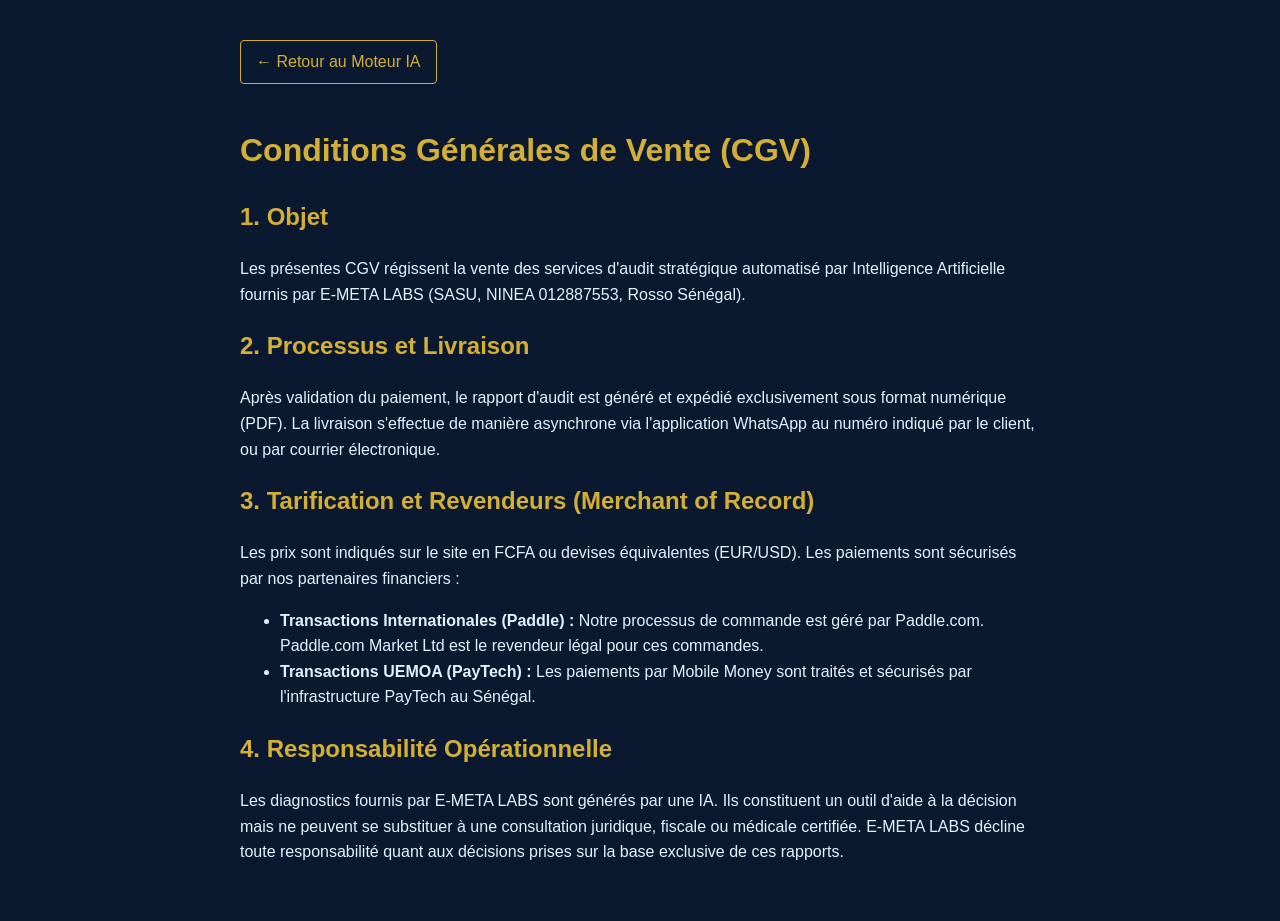
<file: cgv.html>
<!DOCTYPE html>
<html lang="fr">
<head>
    <meta charset="UTF-8"><title>Conditions Générales de Vente | e-META LABS</title>
    <style>body{background:#0a192f;color:#e6f1ff;font-family:sans-serif;line-height:1.6;padding:40px;max-width:800px;margin:auto;} h1,h2{color:#d4af37;} a{color:#d4af37;text-decoration:none;} .back{display:inline-block;margin-bottom:20px;border:1px solid #d4af37;padding:8px 15px;border-radius:4px;transition:0.3s;} .back:hover{background:#d4af37;color:#0a192f;}</style>
</head>
<body>
    <a href="index.html" class="back" id="backBtn" data-i18n="btn_return_site">← Retour au Moteur IA</a>
    
    <div data-i18n="content_cgv"></div>

    <script src="i18n.js"></script>
</body>
</html>
</file>
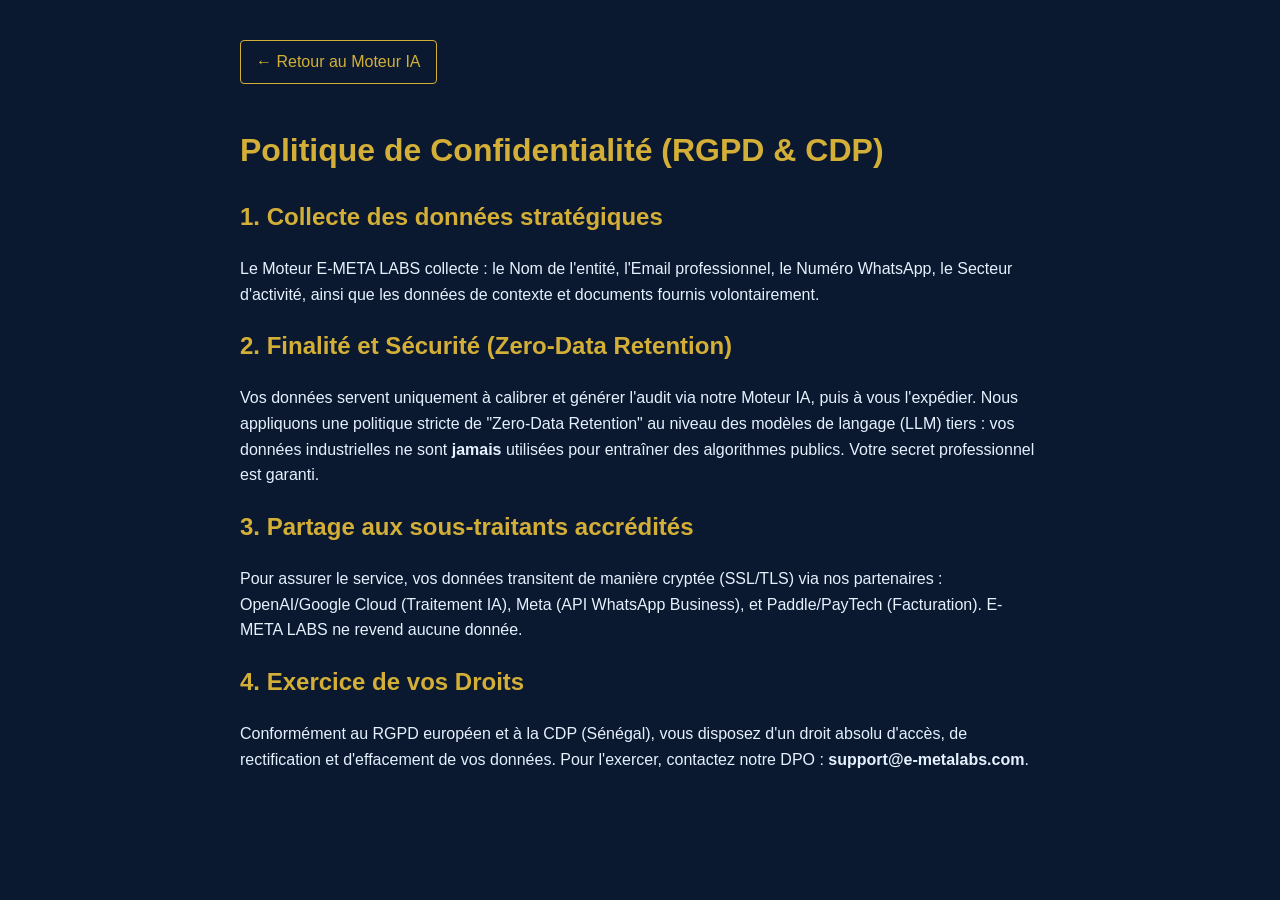
<file: confidentialite.html>
<!DOCTYPE html>
<html lang="fr">
<head>
    <meta charset="UTF-8"><title>Politique de Confidentialité | e-META LABS</title>
    <style>body{background:#0a192f;color:#e6f1ff;font-family:sans-serif;line-height:1.6;padding:40px;max-width:800px;margin:auto;} h1,h2{color:#d4af37;} a{color:#d4af37;text-decoration:none;} .back{display:inline-block;margin-bottom:20px;border:1px solid #d4af37;padding:8px 15px;border-radius:4px;transition:0.3s;} .back:hover{background:#d4af37;color:#0a192f;}</style>
</head>
<body>
    <a href="index.html" class="back" id="backBtn" data-i18n="btn_return_site">← Retour au Moteur IA</a>
    
    <div data-i18n="content_confidentialite"></div>

    <script src="i18n.js"></script>
</body>
</html>
</file>
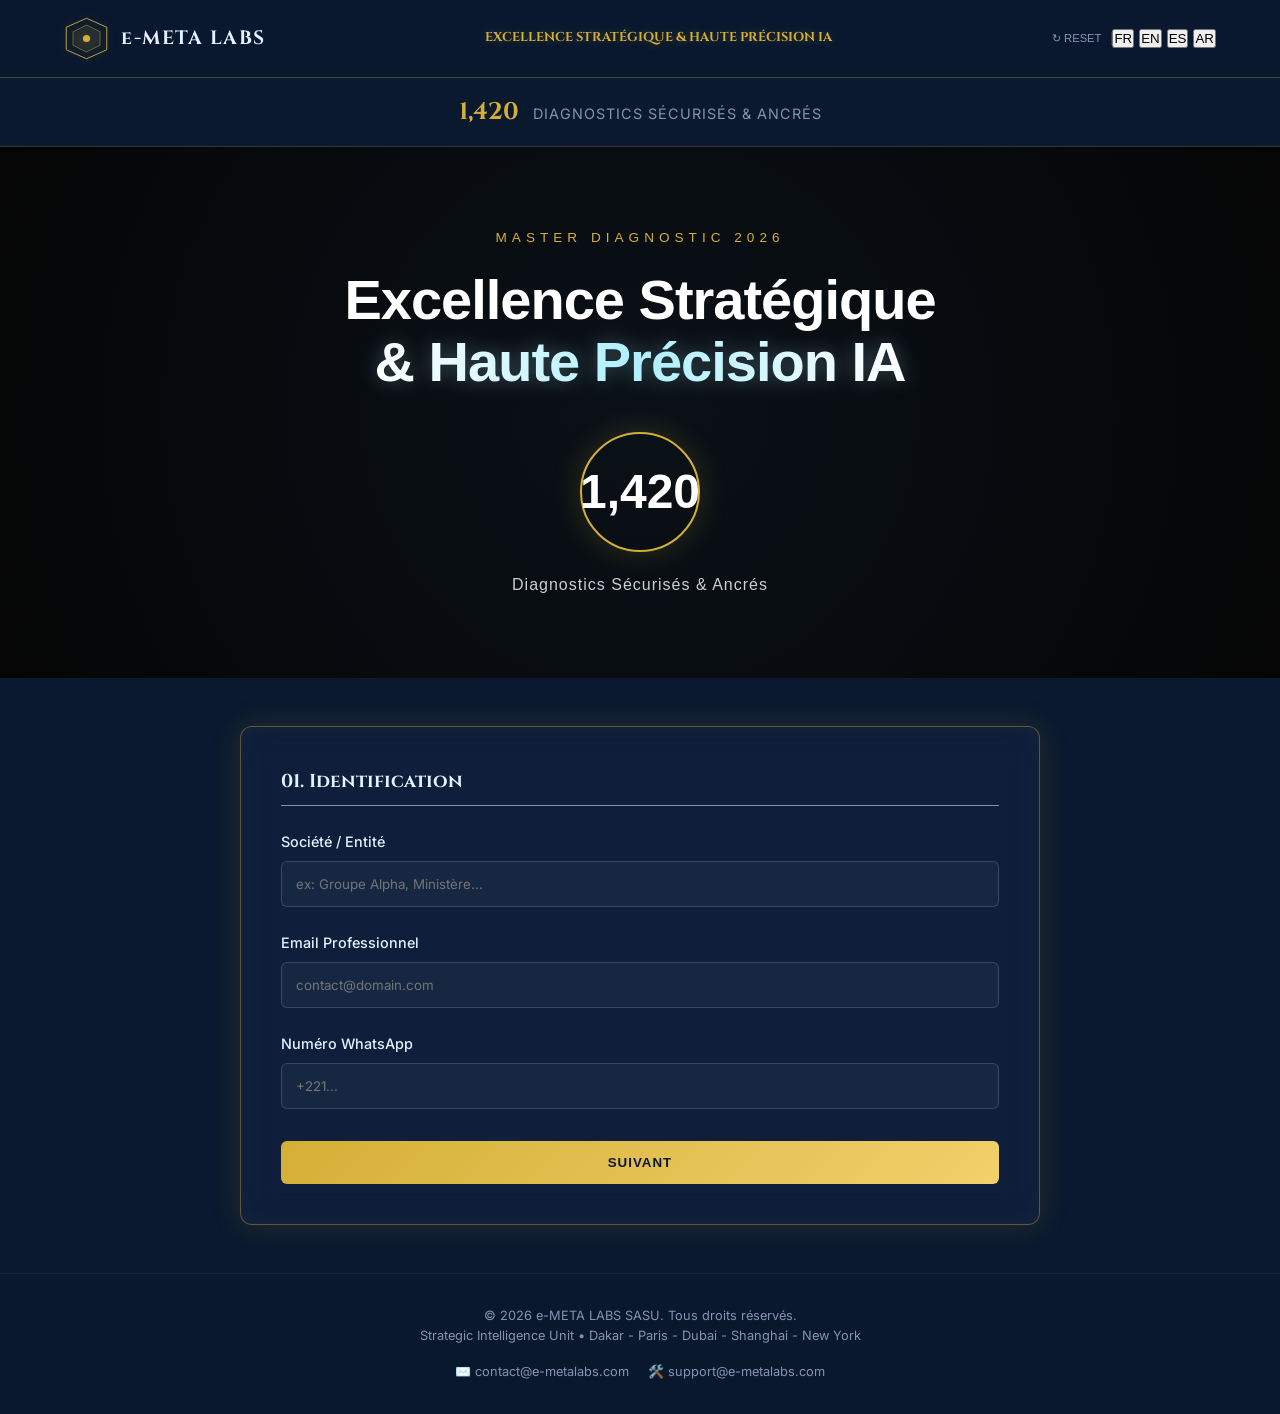
<file: index (49).html>
<!DOCTYPE html>
<html lang="fr">
<head>
    <meta charset="UTF-8">
    <meta name="viewport" content="width=device-width, initial-scale=1.0">
    <title>e-META LABS | Strategic AI Engine</title>
    <link href="https://fonts.googleapis.com/css2?family=Cinzel:wght@400;700&family=Inter:wght@300;400;600&display=swap" rel="stylesheet">
    <link rel="stylesheet" href="style.css">
    <link rel="icon" href="data:image/svg+xml,<svg xmlns='http://www.w3.org/2000/svg' viewBox='0 0 100 100'><path d='M50 5 L95 25 V75 L50 95 L5 75 V25 Z' stroke='%23d4af37' stroke-width='4' fill='%230a192f'/><circle cx='50' cy='50' r='12' fill='%23d4af37'/></svg>">
    
    <style>
        /* Pulse lumineux sur le conteneur principal */
        .glass-card {
            box-shadow: 0 0 30px rgba(212, 175, 55, 0.15), inset 0 0 20px rgba(212, 175, 55, 0.05);
            border: 1px solid rgba(212, 175, 55, 0.4);
            transition: box-shadow 0.4s ease-in-out;
        }
        .glass-card:hover {
            box-shadow: 0 0 50px rgba(212, 175, 55, 0.3), inset 0 0 30px rgba(212, 175, 55, 0.1);
            border: 1px solid rgba(212, 175, 55, 0.7);
        }

        /* Illumination des champs de saisie au focus */
        .input-group input:focus, .input-group select:focus, .input-group textarea:focus {
            box-shadow: 0 0 15px rgba(212, 175, 55, 0.4);
            border-color: #d4af37 !important;
            outline: none;
        }

        /* Effet Wow sur les boutons sélectionnés (Secteurs/Expertises) */
        .checkbox-btn input:checked + span {
            background: rgba(212, 175, 55, 0.15) !important;
            border-color: #d4af37 !important;
            box-shadow: 0 0 20px rgba(212, 175, 55, 0.6), inset 0 0 10px rgba(212, 175, 55, 0.3) !important;
            color: #fff !important;
            text-shadow: 0 0 8px rgba(212, 175, 55, 0.8);
        }

        /* Bouton Lancer Analyse Ultra-Lumineux */
        .btn-gold.glow {
            box-shadow: 0 0 20px rgba(212, 175, 55, 0.5);
            animation: pulse-gold 2s infinite;
        }
        @keyframes pulse-gold {
            0% { box-shadow: 0 0 20px rgba(212, 175, 55, 0.5); }
            50% { box-shadow: 0 0 40px rgba(212, 175, 55, 0.9), 0 0 10px #fff; }
            100% { box-shadow: 0 0 20px rgba(212, 175, 55, 0.5); }
        }

        /* Espacement esthétique pour le lexique */
        .lexique-item {
            margin-bottom: 8px;
            padding-bottom: 8px;
            border-bottom: 1px solid rgba(255,255,255,0.05);
        }
        @keyframes spin { 0% { transform: rotate(0deg); } 100% { transform: rotate(360deg); } }
    </style>
</head>
<body>

    <header class="header">
        <div class="logo-container">
            <svg width="50" height="50" viewBox="0 0 100 100" xmlns="http://www.w3.org/2000/svg">
                <path d="M50 5 L95 25 V75 L50 95 L5 75 V25 Z" stroke="#d4af37" stroke-width="2" fill="none"/>
                <path d="M50 20 L80 35 V65 L50 80 L20 65 V35 Z" stroke="#d4af37" stroke-width="1" fill="rgba(212, 175, 55, 0.1)"/>
                <circle cx="50" cy="50" r="8" fill="#d4af37"/>
            </svg>
            <div class="brand-text">
                <h1>e-META LABS</h1>
            </div>
        </div>
        <div class="header-slogan" data-i18n="subtitle">Excellence Stratégique & Haute Précision IA</div>
        <div class="header-actions">
            <button type="button" class="btn-reset" onclick="resetForm()" data-i18n="btn_reset">↻ Reset</button>
            <div class="lang-switch">
                <button data-lang="fr" class="active">FR</button>
                <button data-lang="en">EN</button>
                <button data-lang="es">ES</button>
                <button data-lang="ar">AR</button>
            </div>
        </div>
    </header>

    <div class="counter-container" style="text-align: center; padding: 15px 0; background: rgba(10, 25, 47, 0.8); border-bottom: 1px solid rgba(212, 175, 55, 0.2);">
        <span style="font-family: 'Cinzel', serif; color: #d4af37; font-size: 1.5rem; font-weight: bold;" id="live-counter-top">1,420</span>
        <span style="color: #8892b0; font-size: 0.9rem; margin-left: 10px; text-transform: uppercase; letter-spacing: 1px;" data-i18n="lbl_counter">Diagnostics Sécurisés & Ancrés</span>
    </div>

    <section class="hero-sublime">
    <div class="container">
        <p class="label-gold" data-i18n="hero_label">MASTER DIAGNOSTIC 2026</p>
        
        <h1 class="slogan-ia">
            <span data-i18n="hero_slogan_1">Excellence Stratégique</span> <br>
            <span class="precision-text" data-i18n="hero_slogan_2">& Haute Précision IA</span>
        </h1>
        
        <div class="status-container">
            <div class="gauge-glow">
                <span class="count" id="live-counter">1,420</span>
            </div>
            <p class="description" data-i18n="lbl_counter">
                Diagnostics Sécurisés & Ancrés
            </p>
        </div>
    </div>
</section>

<main class="main-container">
    <div class="glass-card">
        <form id="diagnosticForm">
            <div class="form-step active" id="step-1">
                    <h3 data-i18n="step1_title">01. Identification</h3>
                    <div class="input-group">
                        <label for="company" data-i18n="lbl_company">Société / Entité</label>
                        <input type="text" id="company" required data-i18n="ph_company" placeholder="ex: Groupe Alpha, Ministère..." oninvalid="setCustomMessage(this)" oninput="setCustomMessage(this)">
                    </div>
                    <div class="input-group">
                        <label for="email" data-i18n="lbl_email">Email Professionnel</label>
                        <input type="email" id="email" required placeholder="contact@domain.com" oninvalid="setCustomMessage(this)" oninput="setCustomMessage(this)">
                    </div>
                    <div class="input-group">
                        <label for="phone" data-i18n="lbl_phone">Numéro WhatsApp</label>
                        <input type="tel" id="phone" required placeholder="+221..." oninvalid="setCustomMessage(this)" oninput="setCustomMessage(this)">
                    </div>
                    <div class="btn-container right">
                        <button type="button" class="btn-gold" onclick="nextStep(2)" data-i18n="btn_next">Suivant</button>
                    </div>
                </div>

                <div class="form-step" id="step-2">
                    <h3 data-i18n="step2_title">02. Matrice Stratégique</h3>
                    
                    <div style="display: flex; justify-content: space-between; align-items: baseline;">
                        <label class="section-label" data-i18n="lbl_sector">Secteur Stratégique</label>
                        <a href="#" id="openGuide" class="gold-link" style="font-size: 0.8rem; text-decoration: none; text-shadow: 0 0 5px rgba(212,175,55,0.5);" data-i18n="btn_guide">📖 Guide des Expertises</a>
                    </div>
                    
                  <div class="grid-options">
    <label class="checkbox-btn"><input type="radio" name="sector" value="FinTech_DeFi"> <span data-i18n="sec_fintech">FinTech & DeFi</span></label>
    <label class="checkbox-btn"><input type="radio" name="sector" value="GovTech_SmartCities"> <span data-i18n="sec_gov">GovTech & Smart Cities</span></label>
    <label class="checkbox-btn"><input type="radio" name="sector" value="Health_BioTech"> <span data-i18n="sec_health">Santé & BioTech</span></label>
    <label class="checkbox-btn"><input type="radio" name="sector" value="GreenTech_Energy"> <span data-i18n="sec_green">GreenTech & Énergies</span></label>
    <label class="checkbox-btn"><input type="radio" name="sector" value="AgriTech_FoodSec"> <span data-i18n="sec_agri">AgriTech & Food Security</span></label>
    <label class="checkbox-btn"><input type="radio" name="sector" value="Logistics_SupplyChain"> <span data-i18n="sec_log">Logistique & Supply Chain</span></label>
    <label class="checkbox-btn"><input type="radio" name="sector" value="Mining_OilGas"> <span data-i18n="sec_mine">Mines, Pétrole & Gaz</span></label>
    <label class="checkbox-btn"><input type="radio" name="sector" value="RealEstate_PropTech"> <span data-i18n="sec_btp">Immobilier & PropTech</span></label>
    <label class="checkbox-btn"><input type="radio" name="sector" value="Ecommerce_Retail"> <span data-i18n="sec_retail">E-commerce & Retail</span></label>
    <label class="checkbox-btn"><input type="radio" name="sector" value="Education_EdTech"> <span data-i18n="sec_edu">Éducation & EdTech</span></label>
    <label class="checkbox-btn"><input type="radio" name="sector" value="Tourism_Hospitality"> <span data-i18n="sec_tour">Tourisme & Hôtellerie</span></label>
    <label class="checkbox-btn"><input type="radio" name="sector" value="Creative_Media"> <span data-i18n="sec_media">Industries Créatives & Médias</span></label>
    
    <label class="checkbox-btn"><input type="radio" name="sector" value="Consulting_B2B"> <span data-i18n="sec_consulting">Conseil & Services B2B</span></label>
    <label class="checkbox-btn"><input type="radio" name="sector" value="SaaS_Software"> <span data-i18n="sec_saas">SaaS & Éditeurs Logiciels</span></label>
    <label class="checkbox-btn"><input type="radio" name="sector" value="Telecom_Infra"> <span data-i18n="sec_telecom">Télécoms & Infrastructures</span></label>
    <label class="radio-card">
        <input type="radio" name="sector" value="other" id="sector-other">
        <span class="card-content">
            <span style="font-size: 24px; margin-bottom: 10px; display: block;">💡</span>
            <span>Autre / Sur-mesure</span>
        </span>
    </label>
    </div>
<div id="custom-sector-container" style="display: none; margin-top: 20px; animation: fadeIn 0.5s;">
        <label style="color: #d4af37; font-family: 'Cinzel', serif; font-size: 0.9rem; margin-bottom: 8px; display: block;">Précisez votre industrie :</label>
        <input type="text" id="custom-sector-input" placeholder="Ex: Sport Professionnel, Aérospatial, Industrie Navale..." style="width: 100%; padding: 15px; border: 1px solid rgba(212, 175, 55, 0.4); border-radius: 4px; background: rgba(10, 25, 47, 0.5); color: #e6f1ff; font-family: 'Inter', sans-serif; font-size: 1rem; outline: none; transition: 0.3s; box-sizing: border-box;" onfocus="this.style.borderColor='#d4af37'; this.style.boxShadow='0 0 10px rgba(212, 175, 55, 0.2)';" onblur="this.style.borderColor='rgba(212, 175, 55, 0.4)'; this.style.boxShadow='none';">
    </div>
<label class="section-label mt-2" data-i18n="lbl_geo">Zone d'Intervention</label>
<div class="input-group">
    <select id="geo-zone" required oninvalid="setCustomMessage(this)" oninput="setCustomMessage(this)">
        <option value="" disabled selected data-i18n="opt_geo_def">Sélectionner une zone d'intervention...</option>
        <optgroup label="Afrique" data-i18n="grp_africa">
            <option value="Senegal" data-i18n="geo_sn">Sénégal (Dakar Hub)</option>
            <option value="CotedIvoire" data-i18n="geo_ci">Côte d'Ivoire (Abidjan Hub)</option>
            <option value="Nigeria" data-i18n="geo_ng">Nigeria (Lagos Hub)</option>
            <option value="Maroc" data-i18n="geo_ma">Maroc (Casablanca Hub)</option>
            <option value="SouthAfrica" data-i18n="geo_za">Afrique du Sud (Johannesburg)</option>
        </optgroup>
        <optgroup label="Amérique du Nord" data-i18n="grp_na">
            <option value="USA" data-i18n="geo_us">États-Unis (USA)</option>
            <option value="Canada" data-i18n="geo_ca">Canada (Toronto / Montréal)</option>
        </optgroup>
        <optgroup label="Amérique Latine" data-i18n="grp_latam">
            <option value="LatAm_Brazil" data-i18n="geo_br">Brésil (São Paulo)</option>
            <option value="LatAm_General" data-i18n="geo_latam">Amérique Latine (Mexique, Colombie...)</option>
        </optgroup>
        <optgroup label="Asie-Pacifique (APAC)" data-i18n="grp_apac">
            <option value="China" data-i18n="geo_cn">Chine (Shanghai / Beijing)</option>
            <option value="Singapore" data-i18n="geo_sg">Singapour (Hub APAC)</option>
            <option value="India" data-i18n="geo_in">Inde (Mumbai / Bangalore)</option>
        </optgroup>
        <optgroup label="Europe" data-i18n="grp_eu">
            <option value="France" data-i18n="geo_fr">France (Paris Hub)</option>
            <option value="UK" data-i18n="geo_uk">Royaume-Uni (Londres)</option>
            <option value="EU_General" data-i18n="geo_eu">Union Européenne (Allemagne, Espagne...)</option>
        </optgroup>
        <optgroup label="Moyen-Orient (MENA)" data-i18n="grp_mena">
            <option value="UAE" data-i18n="geo_ae">Émirats Arabes Unis (Dubai Hub)</option>
            <option value="SaudiArabia" data-i18n="geo_sa">Arabie Saoudite (Riyadh)</option>
        </optgroup>
        <optgroup label="Global" data-i18n="grp_global">
            <option value="Global" data-i18n="geo_global">International / Multi-Zones</option>
        </optgroup>
    </select>
</div>

<label class="section-label mt-2" data-i18n="lbl_expertise">Expertise Requise</label>
<div class="grid-options">
    <label class="checkbox-btn"><input type="checkbox" name="expertise" value="GenAI_DataScience"> <span data-i18n="exp_ai">GenAI & Data Science</span></label>
    <label class="checkbox-btn"><input type="checkbox" name="expertise" value="Cyber_Resilience"> <span data-i18n="exp_cyber">Cybersécurité & Résilience</span></label>
    <label class="checkbox-btn"><input type="checkbox" name="expertise" value="ESG_Climate"> <span data-i18n="exp_esg">Ingénierie ESG & Climat</span></label>
    <label class="checkbox-btn"><input type="checkbox" name="expertise" value="Web3_Blockchain"> <span data-i18n="exp_web3">Web3 & Blockchain (Woleet)</span></label>
    <label class="checkbox-btn"><input type="checkbox" name="expertise" value="Digital_Marketing"> <span data-i18n="exp_mkt">Marketing Digital & SEO</span></label>
    <label class="checkbox-btn"><input type="checkbox" name="expertise" value="Process_Optimization"> <span data-i18n="exp_proc">Optimisation des Processus</span></label>
    <label class="checkbox-btn"><input type="checkbox" name="expertise" value="HR_Talent"> <span data-i18n="exp_hr">Gestion des Talents (RH)</span></label>
    <label class="checkbox-btn"><input type="checkbox" name="expertise" value="Design_Thinking"> <span data-i18n="exp_design">Design Thinking & UX</span></label>
    
    <label class="checkbox-btn"><input type="checkbox" name="expertise" value="GoToMarket_Growth"> <span data-i18n="exp_gtm">Go-to-Market & Growth Strategy</span></label>
    <label class="radio-card">
        <input type="radio" name="sector" value="other" id="sector-other">
        <span class="card-content">
            <span style="font-size: 24px; margin-bottom: 10px; display: block;">💡</span>
            <span>Autre / Sur-mesure</span>
        </span>
    </label>
</div>
                    <div id="custom-sector-container" style="display: none; margin-top: 20px; animation: fadeIn 0.5s;">
        <label style="color: #d4af37; font-family: 'Cinzel', serif; font-size: 0.9rem; margin-bottom: 8px; display: block;">Précisez votre industrie :</label>
        <input type="text" id="custom-sector-input" placeholder="Ex: Sport Professionnel, Aérospatial, Industrie Navale..." style="width: 100%; padding: 15px; border: 1px solid rgba(212, 175, 55, 0.4); border-radius: 4px; background: rgba(10, 25, 47, 0.5); color: #e6f1ff; font-family: 'Inter', sans-serif; font-size: 1rem; outline: none; transition: 0.3s; box-sizing: border-box;" onfocus="this.style.borderColor='#d4af37'; this.style.boxShadow='0 0 10px rgba(212, 175, 55, 0.2)';" onblur="this.style.borderColor='rgba(212, 175, 55, 0.4)'; this.style.boxShadow='none';">
    </div>

                    <div class="btn-container split">
                        <button type="button" class="btn-outline" onclick="nextStep(1)" data-i18n="btn_prev">Retour</button>
                        <button type="button" class="btn-gold" onclick="nextStep(3)" data-i18n="btn_next_matrice">Ouvrir Matrice Analyse</button>
                    </div>
                </div>

                <div class="form-step" id="step-3">
                    <h3 data-i18n="step3_title">03. Matrice Analyse & Restitution</h3>
                    
                    <div class="input-group">
                        <label for="context" data-i18n="lbl_context">Contexte Opérationnel</label>
                        <textarea id="context" rows="4" data-i18n="ph_context" placeholder="Décrivez brièvement votre situation..."></textarea>
                    </div>
                    
                    <div class="input-group" style="background: rgba(255,255,255,0.02); padding: 15px; border-radius: 5px; border: 1px dashed rgba(212, 175, 55, 0.4); margin-bottom: 20px;">
                        <label style="color:#d4af37;" data-i18n="lbl_file_upload">📄 Joindre un Document Stratégique (Optionnel)</label>
                        <input type="file" id="clientFile" accept=".pdf,.doc,.docx,.txt" style="display: none;">
                        <div style="margin-top: 10px; display: flex; align-items: center; gap: 10px;">
                            <label for="clientFile" style="cursor: pointer; background: rgba(212, 175, 55, 0.1); border: 1px solid #d4af37; padding: 8px 15px; border-radius: 4px; color: #d4af37; font-size: 0.85rem; display: inline-block; transition: 0.3s;" data-i18n="btn_browse">Parcourir...</label>
                            <span id="fileNameDisplay" style="color: #8892b0; font-size: 0.85rem;" data-i18n="lbl_no_file">Aucun fichier sélectionné</span>
                        </div>
                        <div style="font-size: 0.75rem; color: #8892b0; margin-top: 10px; display: flex; align-items: center; gap: 5px;">
                            <span style="color:#25D366;">🛡️</span> 
                            <em data-i18n="lbl_file_desc">Propriété Intellectuelle garantie : Votre fichier sera scellé et protégé par ancrage Blockchain (Woleet).</em>
                        </div>
                    </div>

                    <div class="legal-check" style="margin-bottom: 10px;">
                        <input type="checkbox" id="consent" required oninvalid="setCustomMessage(this)" oninput="setCustomMessage(this)">
                        <label for="consent">
                            <span data-i18n="legal_consent">J'accepte la</span> 
                            <a href="#" id="openPrivacy" class="gold-link" data-i18n="link_privacy">Politique de Confidentialité Officielle</a>.
                        </label>
                    </div>

                    <div class="opt-in-container" style="margin-bottom: 20px; font-size: 0.9em; color: var(--white); background: rgba(255,255,255,0.05); padding: 10px; border-radius: 4px; border: 1px solid rgba(212, 175, 55, 0.2);">
                        <input type="checkbox" id="whatsapp-consent" required oninvalid="setCustomMessage(this)" oninput="setCustomMessage(this)">
                        <label for="whatsapp-consent" style="display:inline; margin-left: 5px;" data-i18n="lbl_wa_optin">
                            J'accepte de recevoir mon analyse stratégique par <strong style="color:#25D366; text-shadow: 0 0 5px rgba(37, 211, 102, 0.4);">WhatsApp</strong>.
                        </label>
                    </div>

                    <div class="btn-container split">
                        <button type="button" class="btn-outline" onclick="nextStep(2)" data-i18n="btn_prev">Retour</button>
                        <button type="submit" class="btn-gold glow" data-i18n="btn_submit">Lancer l'Analyse IA</button>
                    </div>
                </div>
            </form>
        <div id="emeta-loader" style="display: none; text-align: center; padding: 50px 20px; background: #0a192f; border-radius: 12px; border: 1px solid #d4af37; margin-top: 20px; box-shadow: 0 0 30px rgba(212, 175, 55, 0.2);">
    
    <div style="width: 50px; height: 50px; border: 4px solid rgba(212, 175, 55, 0.2); border-top: 4px solid #d4af37; border-radius: 50%; animation: spin 1s linear infinite; margin: 0 auto 25px;"></div>
    
<h3 id="loader-title" style="color: #d4af37; font-family: 'Cinzel', serif; font-weight: bold; margin-bottom: 10px; text-shadow: 0 0 10px rgba(212, 175, 55, 0.5);">Moteur e-META LABS activé</h3>
    <p id="emeta-status" style="font-size: 16px; color: #8892b0; font-family: 'Inter', sans-serif;">Initialisation de la connexion sécurisée...</p>
</div>
        </div>
    </main>

    <footer class="footer">
        <p>&copy; 2026 e-META LABS SASU. <span data-i18n="footer_rights">Tous droits réservés.</span></p>
        <p class="tiny">Strategic Intelligence Unit • Dakar - Paris - Dubai - Shanghai - New York</p>
        <div style="margin-top: 15px; font-size: 0.8rem; color: #8892b0;">
            <a href="mailto:contact@e-metalabs.com" style="color: #8892b0; text-decoration: none; margin-right: 15px;">✉️ contact@e-metalabs.com</a>
            <a href="mailto:support@e-metalabs.com" style="color: #8892b0; text-decoration: none;">🛠️ support@e-metalabs.com</a>
        </div>
    </footer>

    <div id="privacyOverlay" class="modal-overlay">
        <div class="modal-content">
            <span class="close-modal">&times;</span>
            <h2 data-i18n="modal_title" style="margin-bottom: 20px; border-bottom: 1px solid #d4af37; padding-bottom: 10px; color: #d4af37; font-family: 'Cinzel', serif;">Politique de Confidentialité</h2>
            <div class="modal-body" style="max-height: 50vh; overflow-y: auto; text-align: left; padding-right:10px;">
                <h4 data-i18n="priv_t1" style="color:#d4af37; margin-top:15px; margin-bottom:5px; font-family:'Cinzel', serif;">1. Identité et Opérations</h4>
                <p data-i18n="priv_c1">...</p>
                <h4 data-i18n="priv_t2" style="color:#d4af37; margin-top:15px; margin-bottom:5px; font-family:'Cinzel', serif;">2. Souveraineté des Données</h4>
                <p data-i18n="priv_c2">...</p>
                <div style="text-align: center; margin-top: 25px;">
    <a href="privacy.html" id="policy_link" target="_blank" class="gold-link" style="display: inline-block; padding: 10px 15px; border: 1px solid #d4af37; border-radius: 4px; text-decoration: none;" data-i18n="btn_full_policy">📑 Consulter la Charte Complète</a>
</div>
            </div>
            <button class="btn-gold full-width close-modal-btn" data-i18n="btn_close" style="margin-top:20px;">Fermer</button>
        </div>
    </div>

<div id="guideOverlay" class="modal-overlay">
        <div class="modal-content" style="max-width: 600px;">
            <span class="close-guide" style="position: absolute; top: 15px; right: 20px; font-size: 1.5rem; cursor: pointer; color: #8892b0;">&times;</span>
            <h2 data-i18n="guide_title" style="margin-bottom: 20px; border-bottom: 1px solid #d4af37; padding-bottom: 10px; color: #d4af37; font-family: 'Cinzel', serif;">Lexique Stratégique</h2>
            
            <div class="modal-body" style="max-height: 60vh; overflow-y: auto; text-align: left; padding-right:15px; color: #e6f1ff; font-size: 0.9rem; line-height: 1.6;">
                
                <h4 data-i18n="guide_sec_title" style="color:#d4af37; font-family:'Cinzel', serif; margin-bottom: 10px;">Secteurs Stratégiques</h4>
                <div style="background: rgba(255,255,255,0.03); padding: 15px; border-radius: 5px; margin-bottom: 20px;">
                    <p class="lexique-item" data-i18n="lex_sec_fintech"><strong>• FinTech & DeFi :</strong> Finance numérique, paiements et décentralisation.</p>
                    <p class="lexique-item" data-i18n="lex_sec_gov"><strong>• GovTech & Smart Cities :</strong> Modernisation de l'État et numérisation des services publics.</p>
                    <p class="lexique-item" data-i18n="lex_sec_health"><strong>• Santé & BioTech :</strong> Innovations médicales et gestion des données de santé.</p>
                    <p class="lexique-item" data-i18n="lex_sec_green"><strong>• GreenTech & Énergies :</strong> Transition écologique, décarbonation et énergies renouvelables.</p>
                    <p class="lexique-item" data-i18n="lex_sec_agri"><strong>• AgriTech & Food Sec. :</strong> Sécurité alimentaire et optimisation technologique agricole.</p>
                    <p class="lexique-item" data-i18n="lex_sec_log"><strong>• Logistique & Supply :</strong> Optimisation de la chaîne logistique et traçabilité globale.</p>
                    <p class="lexique-item" data-i18n="lex_sec_mine"><strong>• Mines, Pétrole & Gaz :</strong> Extraction intelligente, sécurité et conformité.</p>
                    <p class="lexique-item" data-i18n="lex_sec_btp"><strong>• Immobilier & PropTech:</strong> Innovation immobilière et gestion de bâtiments intelligents.</p>
                    <p class="lexique-item" data-i18n="lex_sec_retail"><strong>• E-commerce & Retail :</strong> Retail digital, expérience client et transactions.</p>
                    <p class="lexique-item" data-i18n="lex_sec_edu"><strong>• Éducation (EdTech) :</strong> Plateformes d'apprentissage et transmission du savoir.</p>
                    <p class="lexique-item" data-i18n="lex_sec_tour"><strong>• Tourisme & Hôtellerie:</strong> Digitalisation de l'hôtellerie et gestion des flux.</p>
                    <p class="lexique-item" data-i18n="lex_sec_media"><strong>• Industries Créatives :</strong> Médias, divertissement et propriété intellectuelle.</p>
                    <p class="lexique-item" data-i18n="lex_sec_consulting"><strong>• Conseil & Services B2B :</strong> Stratégie d'entreprise, transformation digitale et accompagnement des dirigeants.</p>
                    <p class="lexique-item" data-i18n="lex_sec_saas"><strong>• SaaS & Éditeurs :</strong> Développement de solutions cloud, scalabilité et modèles d'abonnement.</p>
                    <p class="lexique-item" data-i18n="lex_sec_telecom" style="border-bottom: none;"><strong>• Télécoms & Infra. :</strong> Connectivité à haut débit, data centers et souveraineté des réseaux.</p>
                </div>

                <h4 data-i18n="guide_exp_title" style="color:#d4af37; font-family:'Cinzel', serif; margin-bottom: 10px;">Expertises Requises</h4>
                <div style="background: rgba(255,255,255,0.03); padding: 15px; border-radius: 5px;">
                    <p class="lexique-item" data-i18n="lex_exp_ai"><strong>• GenAI & Data Science :</strong> Intégration de l'IA pour l'analyse prédictive et l'automatisation.</p>
                    <p class="lexique-item" data-i18n="lex_exp_cyber"><strong>• Cybersécurité :</strong> Protection des infrastructures critiques et audit de résilience.</p>
                    <p class="lexique-item" data-i18n="lex_exp_esg"><strong>• Ingénierie ESG :</strong> Stratégie environnementale, sociale et de gouvernance.</p>
                    <p class="lexique-item" data-i18n="lex_exp_web3"><strong>• Web3 & Blockchain :</strong> Tokenisation, traçabilité et ancrage numérique (Woleet).</p>
                    <p class="lexique-item" data-i18n="lex_exp_mkt"><strong>• Marketing Digital :</strong> Stratégie d'acquisition, visibilité en ligne et conversion.</p>
                    <p class="lexique-item" data-i18n="lex_exp_proc"><strong>• Opti. des Processus :</strong> Excellence opérationnelle et réduction des coûts (RPA).</p>
                    <p class="lexique-item" data-i18n="lex_exp_hr"><strong>• Gestion des Talents :</strong> Recrutement prédictif, rétention et formation 2.0.</p>
                    <p class="lexique-item" data-i18n="lex_exp_design"><strong>• Design Thinking :</strong> Expérience utilisateur et innovation produit.</p>
                    <p class="lexique-item" data-i18n="lex_exp_gtm" style="border-bottom: none;"><strong>• Go-to-Market & Growth:</strong> Stratégie de pénétration de marché, distribution et acquisition client asymétrique.</p>
                </div>
            </div>
            
            <button class="btn-gold full-width close-guide-btn" data-i18n="btn_close" style="margin-top:20px;">Fermer</button>
        </div>
    </div>

    <div id="loadingOverlay" class="modal-overlay" style="display: none; z-index: 9999; backdrop-filter: blur(15px); background: rgba(10, 25, 47, 0.9);">
        <div class="loading-content" style="text-align: center; padding: 40px; border: 1px solid rgba(212, 175, 55, 0.4); border-radius: 8px; box-shadow: 0 0 40px rgba(212, 175, 55, 0.4); background: #0a192f;">
            <div class="loader-spinner" style="margin: 0 auto 20px;"></div>
            <h3 data-i18n="loading_title" style="color: #d4af37; font-family: 'Cinzel', serif; font-size: 1.5rem; margin-bottom: 15px; letter-spacing: 2px;">MOTEUR IA EN ACTION</h3>
            <p id="loadingText" data-i18n="loading_init" style="color: #25D366; font-family: monospace; font-size: 1.1rem; letter-spacing: 1px;">Initialisation des protocoles...</p>
        </div>
    </div>

    <div id="resultModal" class="modal-overlay">
        <div class="modal-content">
            <span class="close-result" style="position: absolute; top: 10px; right: 20px; font-size: 2rem; cursor: pointer; color: #8892b0;">&times;</span>
            <h2 style="color: #d4af37; border-bottom: 1px solid #d4af37; padding-bottom: 10px;" data-i18n="modal_res_title">Diagnostic Stratégique</h2>
            <div id="resultBody" class="modal-body" style="max-height: 60vh; overflow-y: auto; color: #e6f1ff; font-size: 0.95rem; line-height: 1.6;">
                <p>Initialisation...</p>
            </div>
            <div class="btn-container">
                <button class="btn-gold full-width" onclick="location.reload()" data-i18n="btn_new_analysis">Nouvelle Analyse</button>
            </div>
        </div>
    </div>

    <script src="i18n.js"></script>
    <script src="script.js"></script>
</body>
</html>
</file>
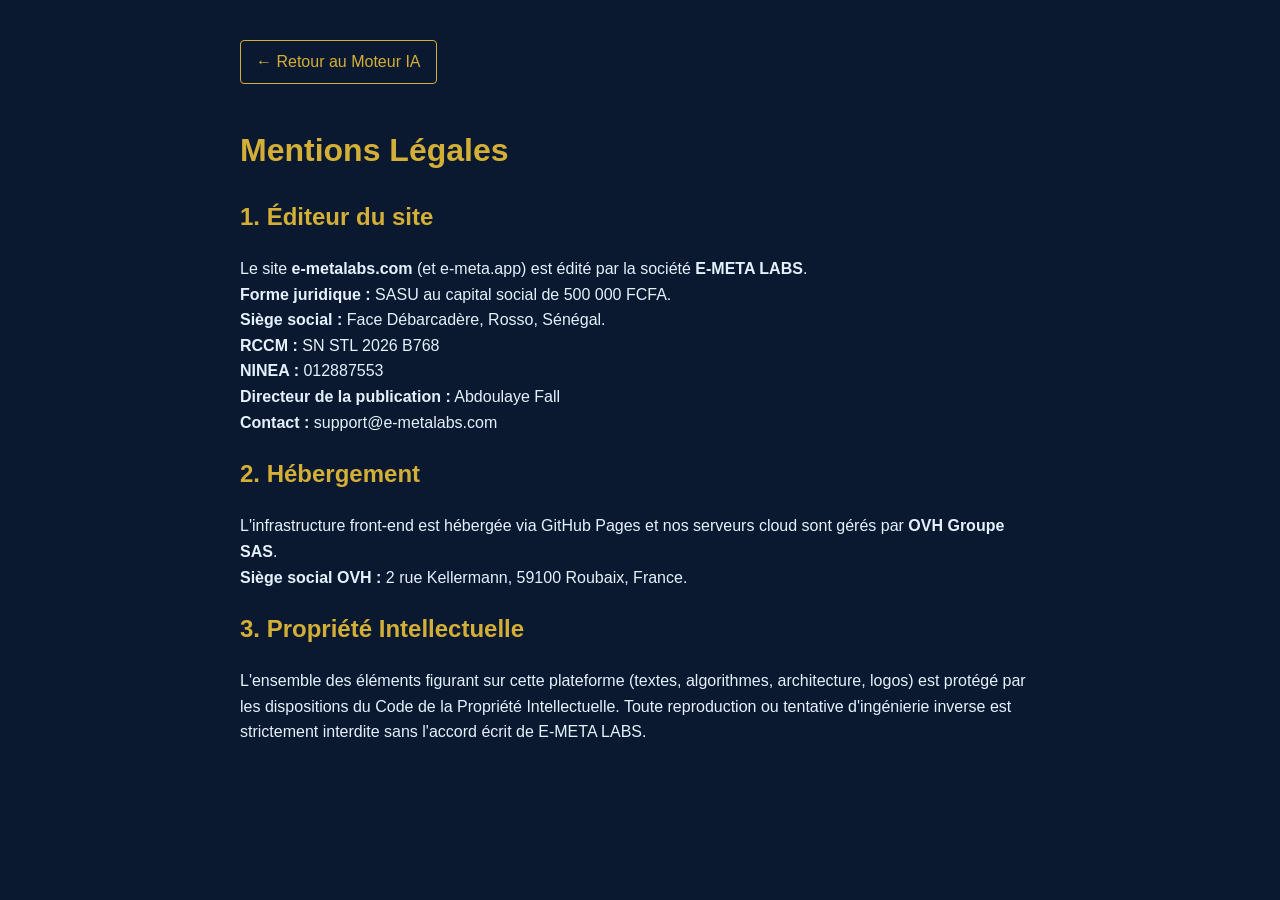
<file: mentions-legales.html>
<!DOCTYPE html>
<html lang="fr">
<head>
    <meta charset="UTF-8"><title>Mentions Légales | e-META LABS</title>
    <style>body{background:#0a192f;color:#e6f1ff;font-family:sans-serif;line-height:1.6;padding:40px;max-width:800px;margin:auto;} h1,h2{color:#d4af37;} a{color:#d4af37;text-decoration:none;} .back{display:inline-block;margin-bottom:20px;border:1px solid #d4af37;padding:8px 15px;border-radius:4px;transition:0.3s;} .back:hover{background:#d4af37;color:#0a192f;}</style>
</head>
<body>
    <a href="index.html" class="back" id="backBtn" data-i18n="btn_return_site">← Retour au Moteur IA</a>
    
    <div data-i18n="content_mentions"></div>

    <script src="i18n.js"></script>
</body>
</html>
</file>
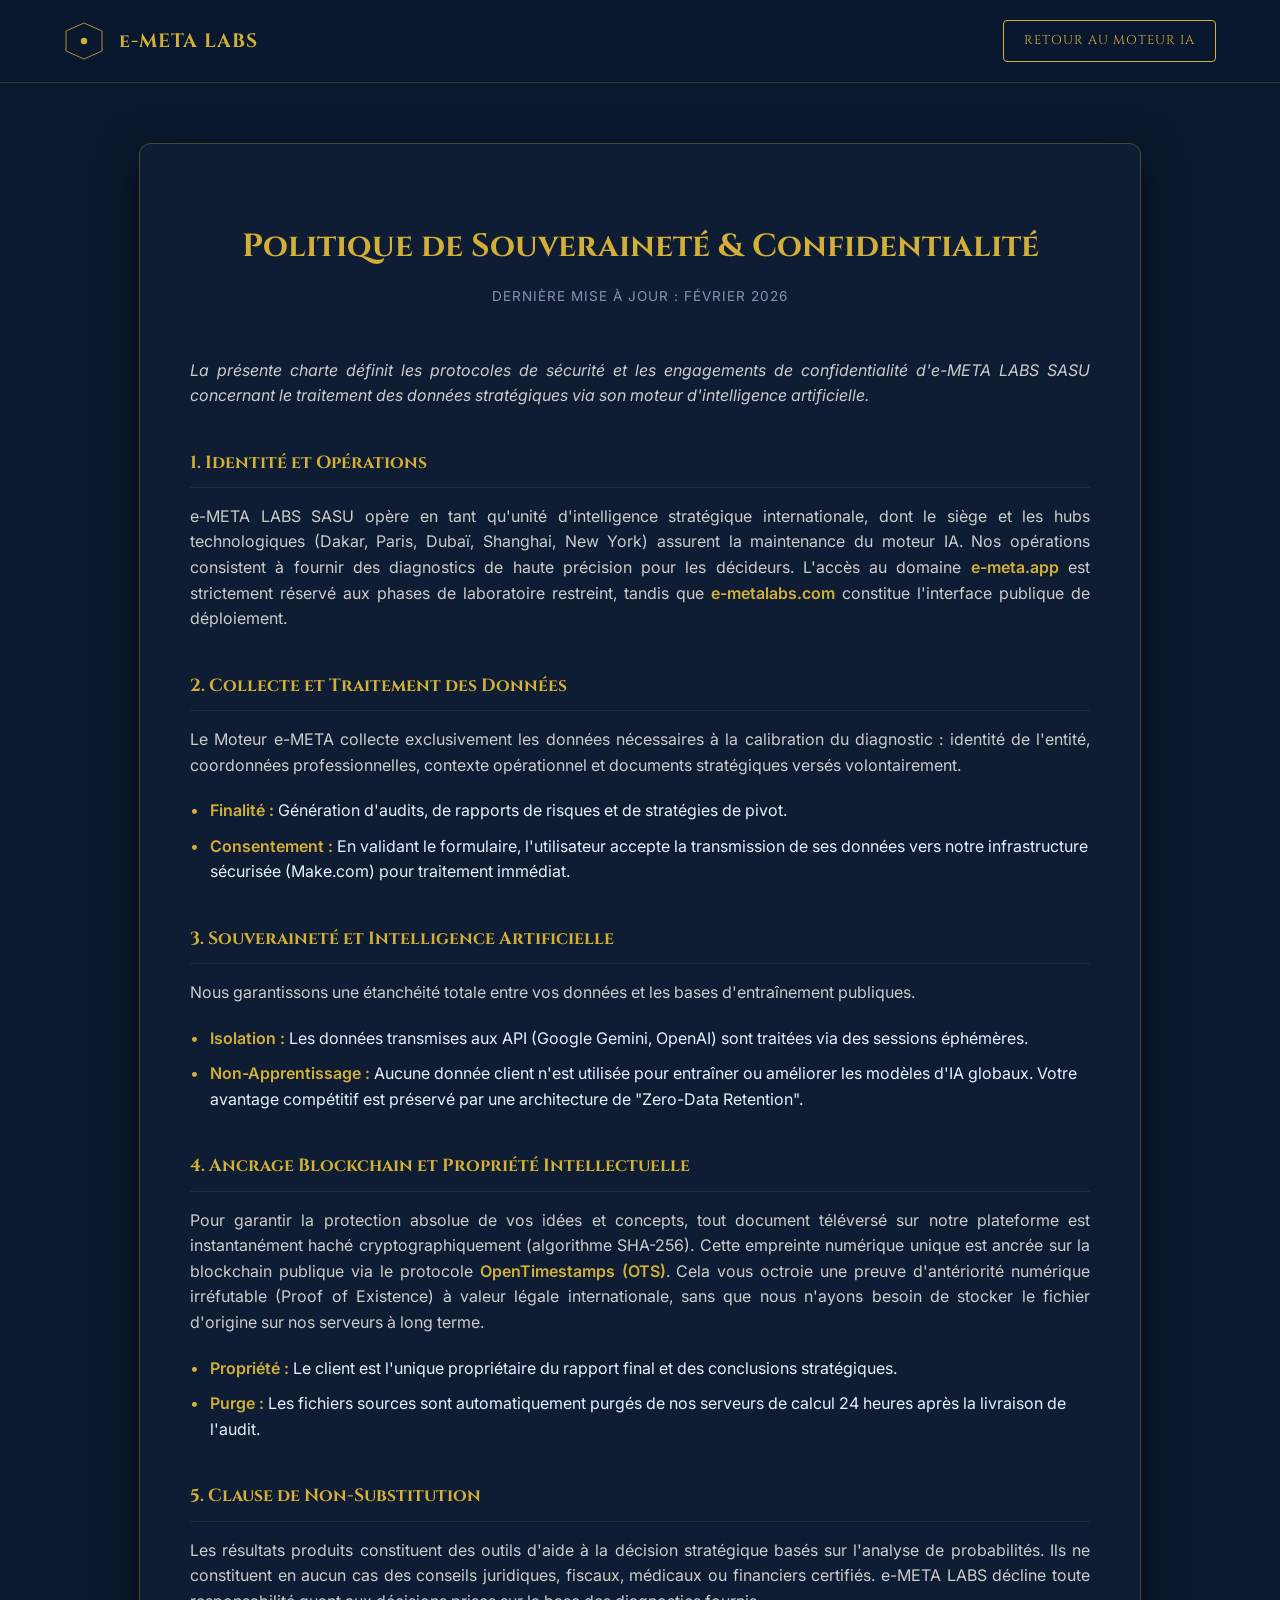
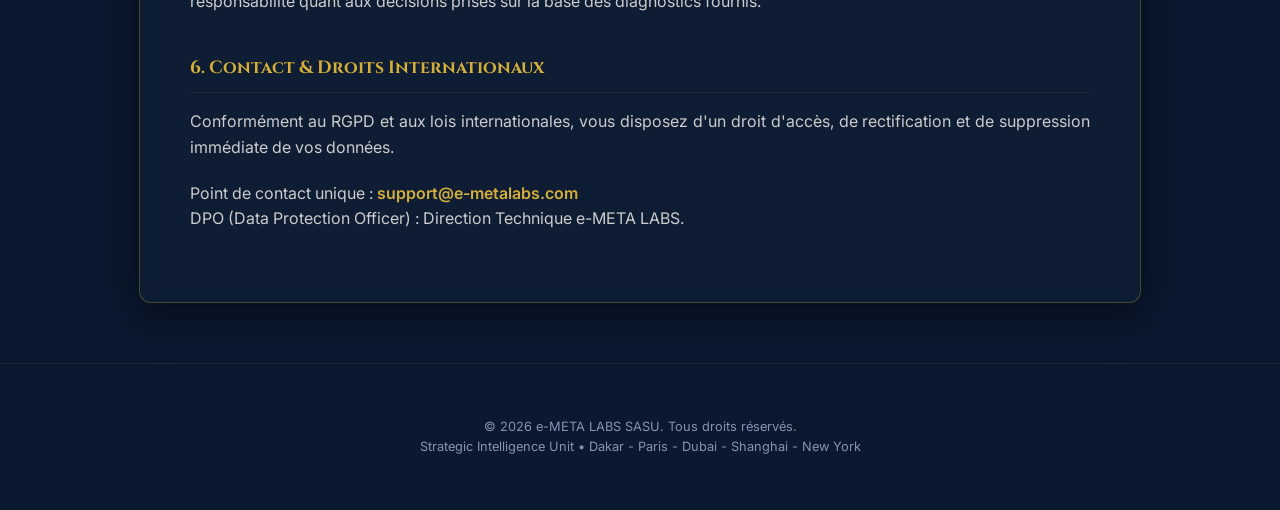
<file: privacy.html>
<!DOCTYPE html>
<html lang="fr">
<head>
    <meta charset="UTF-8">
    <meta name="viewport" content="width=device-width, initial-scale=1.0">
    <title>Souveraineté & Confidentialité | e-META LABS</title>
    
    <link href="https://fonts.googleapis.com/css2?family=Cinzel:wght@400;700&family=Inter:wght@300;400;600&display=swap" rel="stylesheet">
    
    <link rel="icon" href="data:image/svg+xml,<svg xmlns='http://www.w3.org/2000/svg' viewBox='0 0 100 100'><path d='M50 5 L95 25 V75 L50 95 L5 75 V25 Z' stroke='%23d4af37' stroke-width='4' fill='%230a192f'/><circle cx='50' cy='50' r='12' fill='%23d4af37'/></svg>">
    
    <style>
        :root {
            --gold: #d4af37;
            --dark: #0a192f;
            --slate: #8892b0;
            --white: #e6f1ff;
        }

        body { 
            margin: 0; 
            background-color: var(--dark); 
            color: var(--white); 
            font-family: 'Inter', sans-serif; 
            line-height: 1.6; 
            overflow-x: hidden;
        }

        /* Header */
        .privacy-header {
            display: flex; 
            justify-content: space-between; 
            align-items: center; 
            padding: 20px 5%;
            background: rgba(10, 25, 47, 0.95); 
            border-bottom: 1px solid rgba(212, 175, 55, 0.2);
            position: sticky;
            top: 0;
            z-index: 100;
            backdrop-filter: blur(10px);
        }

        .logo-container { display: flex; align-items: center; gap: 15px; }
        .brand-text h1 { font-family: 'Cinzel', serif; color: var(--gold); margin: 0; font-size: 1.2rem; letter-spacing: 1px; }

        /* Container & Card */
        .privacy-container {
            max-width: 900px; 
            margin: 60px auto; 
            padding: 50px;
            background: rgba(255, 255, 255, 0.02); 
            border: 1px solid rgba(212, 175, 55, 0.3);
            border-radius: 12px; 
            box-shadow: 0 10px 40px rgba(0, 0, 0, 0.5); 
            backdrop-filter: blur(10px);
        }

        h2 {
            text-align: center; 
            color: var(--gold); 
            font-family: 'Cinzel', serif; 
            font-size: 2rem;
            margin-bottom: 10px;
        }

        .update-date {
            text-align: center; 
            color: var(--slate); 
            font-size: 0.85rem; 
            margin-bottom: 50px;
            text-transform: uppercase;
            letter-spacing: 1px;
        }

        /* Content Sections */
        .privacy-content h4 {
            color: var(--gold);
            font-family: 'Cinzel', serif;
            margin-top: 40px;
            margin-bottom: 15px;
            border-bottom: 1px solid rgba(212, 175, 55, 0.1);
            padding-bottom: 10px;
            font-size: 1.1rem;
            display: flex;
            align-items: center;
            gap: 10px;
        }

        .privacy-content p {
            color: #ccc;
            font-size: 1rem;
            margin-bottom: 20px;
            text-align: justify;
        }

        .privacy-content ul {
            list-style: none;
            padding-left: 0;
        }

        .privacy-content li {
            margin-bottom: 10px;
            padding-left: 20px;
            position: relative;
        }

        .privacy-content li::before {
            content: "•";
            color: var(--gold);
            position: absolute;
            left: 0;
        }

        .highlight {
            color: var(--gold);
            font-weight: 600;
        }

        /* Button Return */
        .btn-return {
            background: transparent; 
            color: var(--gold); 
            border: 1px solid var(--gold); 
            padding: 10px 20px;
            border-radius: 4px; 
            text-decoration: none; 
            font-family: 'Cinzel', serif;
            font-size: 0.8rem; 
            transition: 0.3s;
            text-transform: uppercase;
            letter-spacing: 1px;
        }

        .btn-return:hover {
            background: rgba(212, 175, 55, 0.1);
            box-shadow: 0 0 15px rgba(212, 175, 55, 0.3);
            transform: translateY(-2px);
        }

        footer {
            text-align: center; 
            padding: 40px; 
            font-size: 0.8rem; 
            color: var(--slate); 
            border-top: 1px solid rgba(212, 175, 55, 0.1);
            margin-top: 50px;
        }

        @media (max-width: 768px) {
            .privacy-container { padding: 30px 20px; margin: 20px; }
            .privacy-header { flex-direction: column; gap: 15px; text-align: center; }
            h2 { font-size: 1.5rem; }
        }
    </style>
</head>
<body>

    <header class="privacy-header">
        <div class="logo-container">
            <svg width="40" height="40" viewBox="0 0 100 100" xmlns="http://www.w3.org/2000/svg">
                <path d="M50 5 L95 25 V75 L50 95 L5 75 V25 Z" stroke="#d4af37" stroke-width="2" fill="none"/>
                <circle cx="50" cy="50" r="8" fill="#d4af37"/>
            </svg>
            <div class="brand-text">
                <h1>e-META LABS</h1>
            </div>
        </div>
        <a href="index.html" class="btn-return" data-i18n="btn_return">Retour au Moteur IA</a>
    </header>

    <main>
        <div class="privacy-container">
            <h2 data-i18n="modal_title">Politique de Souveraineté & Confidentialité</h2>
            <p class="update-date" data-i18n="priv_date">Dernière mise à jour : Février 2026</p>

            <div class="privacy-content">
                <p><em>La présente charte définit les protocoles de sécurité et les engagements de confidentialité d'e-META LABS SASU concernant le traitement des données stratégiques via son moteur d'intelligence artificielle.</em></p>

                <h4 data-i18n="priv_t1">1. Identité et Opérations</h4>
                <p data-i18n="priv_c1">e-META LABS SASU opère en tant qu'unité d'intelligence stratégique internationale, dont le siège et les hubs technologiques (Dakar, Paris, Dubaï, Shanghai, New York) assurent la maintenance du moteur IA. Nos opérations consistent à fournir des diagnostics de haute précision pour les décideurs. L'accès au domaine <span class="highlight">e-meta.app</span> est strictement réservé aux phases de laboratoire restreint, tandis que <span class="highlight">e-metalabs.com</span> constitue l'interface publique de déploiement.</p>

                <h4 data-i18n="priv_t2">2. Collecte et Traitement des Données</h4>
                <p data-i18n="priv_c2">Le Moteur e-META collecte exclusivement les données nécessaires à la calibration du diagnostic : identité de l'entité, coordonnées professionnelles, contexte opérationnel et documents stratégiques versés volontairement.</p>
                <ul>
                    <li><span class="highlight">Finalité :</span> Génération d'audits, de rapports de risques et de stratégies de pivot.</li>
                    <li><span class="highlight">Consentement :</span> En validant le formulaire, l'utilisateur accepte la transmission de ses données vers notre infrastructure sécurisée (Make.com) pour traitement immédiat.</li>
                </ul>

                <h4 data-i18n="priv_t3">3. Souveraineté et Intelligence Artificielle</h4>
                <p data-i18n="priv_c3">Nous garantissons une étanchéité totale entre vos données et les bases d'entraînement publiques.</p>
                <ul>
                    <li><span class="highlight">Isolation :</span> Les données transmises aux API (Google Gemini, OpenAI) sont traitées via des sessions éphémères.</li>
                    <li><span class="highlight">Non-Apprentissage :</span> Aucune donnée client n'est utilisée pour entraîner ou améliorer les modèles d'IA globaux. Votre avantage compétitif est préservé par une architecture de "Zero-Data Retention".</li>
                </ul>

                <h4 data-i18n="priv_t4">4. Ancrage Blockchain et Propriété Intellectuelle</h4>
                <p data-i18n="priv_c4">Pour garantir la protection absolue de vos idées et concepts, tout document téléversé sur notre plateforme est instantanément haché cryptographiquement (algorithme SHA-256). Cette empreinte numérique unique est ancrée sur la blockchain publique via le protocole <span class="highlight">OpenTimestamps (OTS)</span>. Cela vous octroie une preuve d'antériorité numérique irréfutable (Proof of Existence) à valeur légale internationale, sans que nous n'ayons besoin de stocker le fichier d'origine sur nos serveurs à long terme.</p>
                <ul>
                    <li><span class="highlight">Propriété :</span> Le client est l'unique propriétaire du rapport final et des conclusions stratégiques.</li>
                    <li><span class="highlight">Purge :</span> Les fichiers sources sont automatiquement purgés de nos serveurs de calcul 24 heures après la livraison de l'audit.</li>
                </ul>

                <h4 data-i18n="priv_t5">5. Clause de Non-Substitution</h4>
                <p data-i18n="priv_c5">Les résultats produits constituent des outils d'aide à la décision stratégique basés sur l'analyse de probabilités. Ils ne constituent en aucun cas des conseils juridiques, fiscaux, médicaux ou financiers certifiés. e-META LABS décline toute responsabilité quant aux décisions prises sur la base des diagnostics fournis.</p>

                <h4 data-i18n="priv_t6">6. Contact & Droits Internationaux</h4>
                <p data-i18n="priv_c6">Conformément au RGPD et aux lois internationales, vous disposez d'un droit d'accès, de rectification et de suppression immédiate de vos données.</p>
                <p>
                    Point de contact unique : <span class="highlight">support@e-metalabs.com</span><br>
                    DPO (Data Protection Officer) : Direction Technique e-META LABS.
                </p>
            </div>
        </div>
    </main>

    <footer>
        <p>&copy; 2026 e-META LABS SASU. <span data-i18n="footer_rights">Tous droits réservés.</span><br>
        Strategic Intelligence Unit • Dakar - Paris - Dubai - Shanghai - New York</p>
    </footer>

    <script src="i18n.js"></script>
    
</body>
</html>
</file>
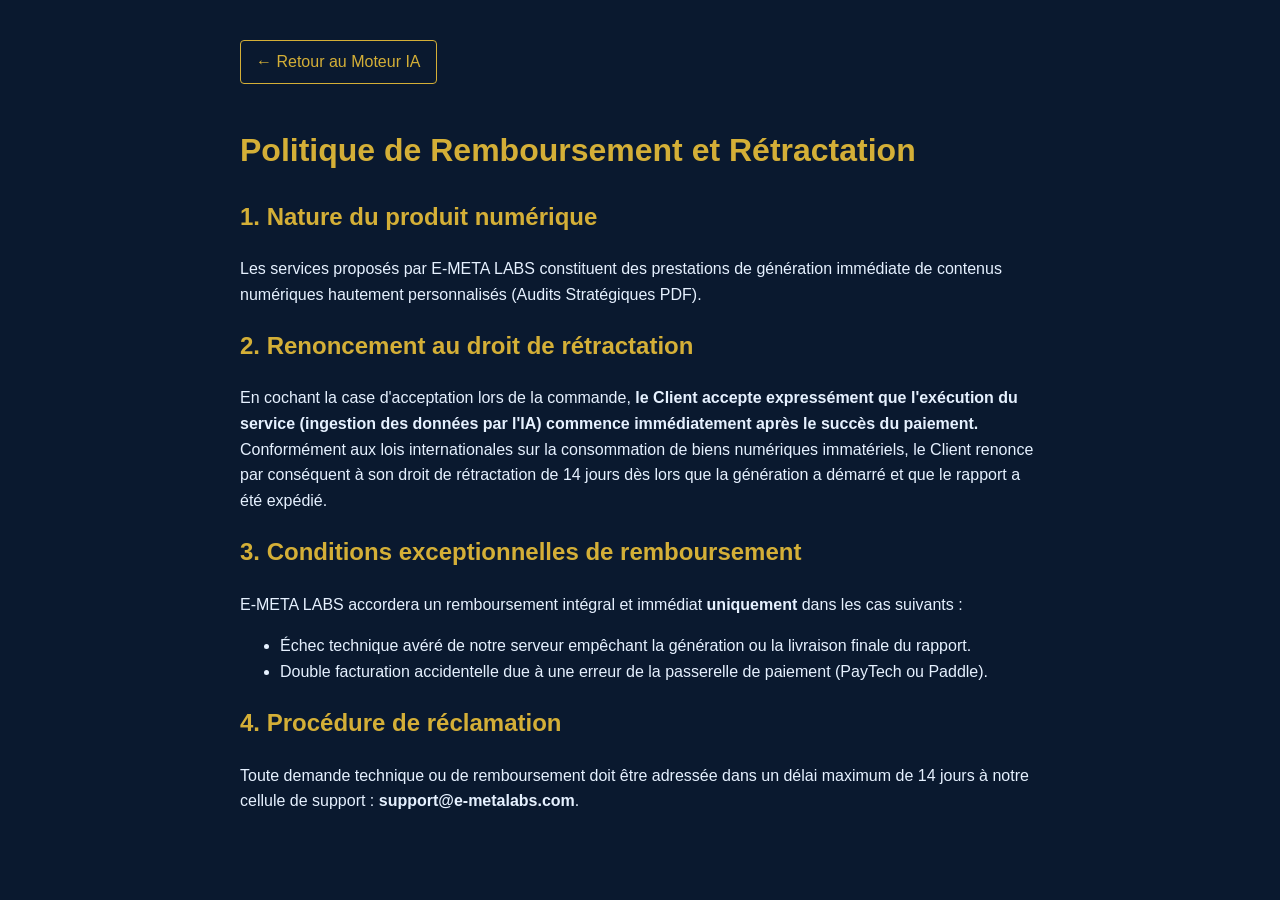
<file: remboursement.html>
<!DOCTYPE html>
<html lang="fr">
<head>
    <meta charset="UTF-8"><title>Politique de Remboursement | e-META LABS</title>
    <style>body{background:#0a192f;color:#e6f1ff;font-family:sans-serif;line-height:1.6;padding:40px;max-width:800px;margin:auto;} h1,h2{color:#d4af37;} a{color:#d4af37;text-decoration:none;} .back{display:inline-block;margin-bottom:20px;border:1px solid #d4af37;padding:8px 15px;border-radius:4px;transition:0.3s;} .back:hover{background:#d4af37;color:#0a192f;}</style>
</head>
<body>
    <a href="index.html" class="back" id="backBtn" data-i18n="btn_return_site">← Retour au Moteur IA</a>
    
    <div data-i18n="content_remboursement"></div>

    <script src="i18n.js"></script>
</body>
</html>
</file>
<file: style.css>
/* * PROJET : e-META LABS — Moteur IA Stratégique
 * FICHIER : style.css (Version MASTER 2026 - FINAL GOLD)
 */

/* --- 1. VARIABLES & RESET --- */
:root {
    --navy-deep: #0a192f;
    --navy-light: #112240;
    --gold: #d4af37;
    --gold-bright: #f2d06b;
    --white: #e6f1ff;
    --slate: #8892b0;
    --font-heading: 'Cinzel', serif;
    --font-body: 'Inter', sans-serif;
    --transition: all 0.3s cubic-bezier(0.4, 0, 0.2, 1);
}

* { margin: 0; padding: 0; box-sizing: border-box; }

body {
    background-color: var(--navy-deep);
    color: var(--slate);
    font-family: var(--font-body);
    line-height: 1.6;
    min-height: 100vh;
    display: flex;
    flex-direction: column;
    overflow-x: hidden;
}

/* --- 2. HEADER --- */
.header {
    display: flex; justify-content: space-between; align-items: center;
    padding: 1rem 5%; background: rgba(10, 25, 47, 0.98);
    border-bottom: 1px solid rgba(212, 175, 55, 0.3);
    position: sticky; top: 0; z-index: 500; gap: 15px;
}
.logo-container { display: flex; align-items: center; gap: 12px; }
.logo-container svg { height: 45px; width: auto; filter: drop-shadow(0 0 5px rgba(212, 175, 55, 0.3)); }
.brand-text h1 { color: var(--white); font-family: var(--font-heading); font-size: 1.2rem; letter-spacing: 1.5px; }
.header-slogan {
    color: var(--gold); font-family: var(--font-heading); font-size: 0.8rem;
    text-transform: uppercase; font-weight: 700; text-align: center; flex: 1;
    text-shadow: 0 0 10px rgba(212, 175, 55, 0.3);
}
.header-actions { display: flex; align-items: center; }
.action-group {
    display: flex; align-items: center; gap: 10px;
    background: rgba(255, 255, 255, 0.05); padding: 5px 10px;
    border: 1px solid rgba(212, 175, 55, 0.2); border-radius: 4px;
}
.btn-reset { background: none; border: none; border-right: 1px solid rgba(136, 146, 176, 0.3); color: var(--slate); padding-right: 10px; font-size: 0.7rem; cursor: pointer; text-transform: uppercase; }
.lang-switch { display: flex; gap: 5px; }
.lang-btn { background: none; border: 1px solid transparent; color: var(--slate); padding: 2px 5px; font-size: 0.7rem; cursor: pointer; }
.lang-btn.active { color: var(--gold); border-color: var(--gold); background: rgba(212, 175, 55, 0.1); }

/* --- 3. GLASS CARD & LAYOUT --- */
.main-container { flex: 1; display: flex; flex-direction: column; align-items: center; padding: 3rem 1.5rem; }
.glass-card {
    background: rgba(17, 34, 64, 0.7); width: 100%; max-width: 800px;
    padding: 2.5rem; border-radius: 12px; border: 1px solid rgba(212, 175, 55, 0.2);
    box-shadow: 0 20px 50px rgba(0,0,0,0.5); backdrop-filter: blur(15px);
    position: relative; overflow: hidden;
}

/* --- 4. NAVIGATION ÉTAPES --- */
.form-step { display: none !important; }
.form-step.active { display: block !important; animation: fadeIn 0.5s ease-out; }
@keyframes fadeIn { from { opacity: 0; transform: translateY(10px); } to { opacity: 1; transform: translateY(0); } }

/* --- 5. CHAMPS & TYPOGRAPHIE --- */
h3 {
    color: var(--white); margin-bottom: 1.5rem; border-bottom: 1px solid var(--slate);
    padding-bottom: 0.5rem; font-family: var(--font-heading);
}
.input-group { margin-bottom: 1.5rem; }
label { display: block; margin-bottom: 0.5rem; color: var(--white); font-size: 0.9rem; font-weight: 500; }
input, textarea, select {
    width: 100%; padding: 14px; background: rgba(255, 255, 255, 0.04);
    border: 1px solid rgba(136, 146, 176, 0.3); color: var(--white); border-radius: 6px;
    font-family: var(--font-body); transition: var(--transition);
}
input:focus, textarea:focus, select:focus {
    border-color: var(--gold); outline: none; background: rgba(255, 255, 255, 0.08);
    box-shadow: 0 0 15px rgba(212, 175, 55, 0.25); /* HALO EFFET FOCUS */
}

/* Select Pro */
select {
    appearance: none; -webkit-appearance: none;
    background-image: url("data:image/svg+xml;charset=UTF-8,%3csvg xmlns='http://www.w3.org/2000/svg' viewBox='0 0 24 24' fill='none' stroke='%23d4af37' stroke-width='2' stroke-linecap='round' stroke-linejoin='round'%3e%3cpolyline points='6 9 12 15 18 9'%3e%3c/polyline%3e%3c/svg%3e");
    background-repeat: no-repeat; background-position: right 1rem center; background-size: 1em; padding-right: 2.5rem !important; cursor: pointer;
}
option { background-color: var(--navy-deep); color: var(--white); padding: 10px; }
.section-label { color: var(--gold); font-size: 0.8rem; text-transform: uppercase; margin-bottom: 0.8rem; display: block; font-weight: bold; letter-spacing: 1px; }

/* --- 6. TUILES TACTILES --- */
.grid-options { display: grid; grid-template-columns: repeat(auto-fit, minmax(130px, 1fr)); gap: 12px; margin-bottom: 1.5rem; }
.checkbox-btn { cursor: pointer; display: block; height: 100%; }
.checkbox-btn input { display: none; }
.checkbox-btn span {
    display: flex; align-items: center; justify-content: center; padding: 12px; height: 100%;
    background: rgba(17, 34, 64, 0.6); border: 1px solid rgba(136, 146, 176, 0.2);
    border-radius: 8px; text-align: center; font-size: 0.8rem; color: var(--slate); transition: var(--transition);
}
.checkbox-btn input:checked + span {
    background: rgba(212, 175, 55, 0.15); border-color: var(--gold); color: var(--white);
    box-shadow: 0 0 20px rgba(212, 175, 55, 0.3); /* GLOW TUILE ACTIVE */
}

/* --- 7. BOUTONS & MODAL RESULT --- */
.btn-container { margin-top: 2rem; display: flex; gap: 1rem; }
.btn-container.right { justify-content: flex-end; }
.btn-container.split { justify-content: space-between; }

button.btn-gold {
    background: linear-gradient(135deg, #d4af37 0%, #f2d06b 100%);
    color: var(--navy-deep); border: none; padding: 14px 30px;
    font-weight: 800; text-transform: uppercase; letter-spacing: 1px;
    border-radius: 6px; cursor: pointer; transition: var(--transition); flex: 1;
}
button.btn-gold:hover { transform: translateY(-2px); box-shadow: 0 5px 25px rgba(212, 175, 55, 0.5); }

/* Bouton Secondaire (Nouvelle Analyse / Retour) */
button.btn-outline {
    background: transparent; border: 1px solid var(--gold); /* Bordure Dorée Harmonisée */
    color: var(--gold); padding: 14px 30px; border-radius: 6px; cursor: pointer;
    font-weight: 600; text-transform: uppercase; letter-spacing: 1px; flex: 1;
}
button.btn-outline:hover { background: rgba(212, 175, 55, 0.1); }

/* --- 8. POLITIQUE DE CONFIDENTIALITÉ (POINTS ORANGE) --- */
.privacy-block h4 {
    color: var(--gold); /* COULEUR ORANGE/OR DEMANDÉE */
    font-family: var(--font-heading);
    font-size: 1rem;
    margin-top: 20px;
    margin-bottom: 5px;
    border-bottom: 1px dashed rgba(212, 175, 55, 0.3); /* Soulignement discret */
    padding-bottom: 5px;
}
.privacy-block p { font-size: 0.9rem; color: var(--slate); margin-bottom: 10px; }

/* --- 9. MODALS --- */
.modal-overlay {
    display: none; position: fixed; top: 0; left: 0; width: 100%; height: 100%;
    background: rgba(10, 25, 47, 0.98); z-index: 2000; justify-content: center; align-items: center;
}
.modal-content {
    background: var(--navy-light); border: 1px solid var(--gold); padding: 2.5rem;
    max-width: 650px; width: 92%; border-radius: 12px; max-height: 85vh; overflow-y: auto;
    position: relative; box-shadow: 0 0 50px rgba(0,0,0,0.7);
}
.close-modal, .close-result { position: absolute; top: 15px; right: 20px; font-size: 1.5rem; color: var(--slate); cursor: pointer; }

/* --- 10. WIDGET STATS FIXE --- */
.stats-card {
    background: rgba(17, 34, 64, 0.95); border: 1px solid rgba(212, 175, 55, 0.3);
    padding: 15px; border-radius: 4px; width: 220px;
    position: fixed; bottom: 20px; right: 20px; z-index: 1000;
    box-shadow: 0 10px 30px rgba(0,0,0,0.5); backdrop-filter: blur(5px);
}
.stats-header { display: flex; align-items: center; gap: 8px; margin-bottom: 10px; color: var(--gold); font-weight: bold; font-size: 0.8rem; text-transform: uppercase; }
.pulse-icon { width: 8px; height: 8px; background: var(--gold); border-radius: 50%; box-shadow: 0 0 0 rgba(212, 175, 55, 0.4); animation: pulse 2s infinite; }
@keyframes pulse { 0% {box-shadow:0 0 0 0 rgba(212,175,55,0.7)} 70% {box-shadow:0 0 0 10px rgba(212,175,55,0)} 100% {box-shadow:0 0 0 0 rgba(212,175,55,0)} }
.stat-item { display: flex; justify-content: space-between; font-size: 0.8rem; margin-bottom: 5px; }
.stat-value { font-weight: bold; color: var(--white); }

/* --- LOADER --- */
#loadingOverlay { display: none; position: absolute; top:0; left:0; width:100%; height:100%; background:rgba(10,25,47,0.96); z-index:100; flex-direction:column; justify-content:center; align-items:center; border-radius:12px; }
.ai-loader { width:60px; height:60px; border:3px solid rgba(212,175,55,0.2); border-top-color:var(--gold); border-radius:50%; animation:spin 1s linear infinite; }
@keyframes spin { to{transform:rotate(360deg)} }
.loading-text { margin-top:20px; color:var(--gold); font-family:var(--font-heading); font-size:0.9rem; letter-spacing:1px; animation:pulse-text 1.5s infinite; }
@keyframes pulse-text { 0%,100%{opacity:1} 50%{opacity:0.5} }

/* --- FOOTER & RESPONSIVE --- */
.footer { text-align: center; padding: 2rem; border-top: 1px solid rgba(255,255,255,0.05); font-size: 0.8rem; color: var(--slate); margin-top: auto; }
@media (max-width: 768px) {
    .header { flex-direction: column; gap: 10px; }
    .grid-options { grid-template-columns: 1fr 1fr; }
    .btn-container { flex-direction: column; gap: 10px; }
    button { width: 100%; }
    .stats-card { position: static; width: 100%; max-width: 700px; margin-top: 2rem; }
}
/* --- FOOTER CONTACTS OPTIMISÉ --- */
.footer {
    text-align: center;
    padding: 2rem 1rem;
    border-top: 1px solid rgba(255, 255, 255, 0.05);
    background: rgba(10, 25, 47, 0.95);
    margin-top: auto;
}

.footer-contacts {
    display: flex;
    justify-content: center;
    gap: 30px;
    margin: 15px 0;
    flex-wrap: wrap;
}

.contact-item {
    font-size: 0.85rem;
    color: var(--slate);
}

.contact-item span {
    display: inline-block;
    margin-right: 5px;
    opacity: 0.8;
}

.gold-link {
    color: var(--gold);
    text-decoration: none;
    border-bottom: 1px dotted rgba(212, 175, 55, 0.5);
    transition: all 0.3s ease;
}

.gold-link:hover {
    color: #fff;
    border-bottom-color: #fff;
}

.unit-loc {
    margin-top: 15px;
    font-size: 0.75rem;
    letter-spacing: 1px;
    opacity: 0.6;
    color: var(--slate);
    text-transform: uppercase;
}

/* Ajustement Mobile */
@media (max-width: 768px) {
    .footer-contacts {
        flex-direction: column;
        gap: 10px;
    }
}
.loader-spinner {
    width: 70px;
    height: 70px;
    border: 3px solid rgba(212, 175, 55, 0.1);
    border-top: 3px solid #d4af37;
    border-radius: 50%;
    animation: spin 1s linear infinite;
}
@keyframes spin { 0% { transform: rotate(0deg); } 100% { transform: rotate(360deg); } }
/* --- Vision Sublime e-META LABS --- */
@import url('https://fonts.googleapis.com/css2?family=Montserrat:wght@300;800&display=swap');

:root {
    --deep-black: #050505;
    --gold-excellence: #d4af37;
    --electric-blue: #aeefff;
    --white-pure: #ffffff;
}

.hero-sublime {
    background: radial-gradient(circle at center, #0a1118 0%, var(--deep-black) 100%);
    color: var(--white-pure);
    padding: 80px 20px;
    font-family: 'Montserrat', sans-serif;
    text-align: center;
}

.label-gold {
    color: var(--gold-excellence);
    letter-spacing: 5px;
    font-size: 0.85rem;
    font-weight: 300;
    margin-bottom: 20px;
    text-transform: uppercase;
}

.slogan-ia {
    font-weight: 800;
    font-size: clamp(2rem, 5vw, 3.5rem);
    line-height: 1.1;
    letter-spacing: -1px;
    margin-bottom: 40px;
}

.precision-text {
    background: linear-gradient(90deg, #fff, var(--electric-blue), #fff);
    -webkit-background-clip: text;
    -webkit-text-fill-color: transparent;
    filter: drop-shadow(0 0 10px rgba(174, 239, 255, 0.3));
}

.gauge-glow {
    border: 2px solid var(--gold-excellence);
    width: 120px;
    height: 120px;
    border-radius: 50%;
    display: flex;
    align-items: center;
    justify-content: center;
    margin: 0 auto 20px;
    box-shadow: 0 0 30px rgba(212, 175, 55, 0.2);
}

.count {
    font-size: 3rem;
    font-weight: 800;
    color: var(--white-pure);
}

.description {
    font-weight: 300;
    opacity: 0.8;
    line-height: 1.6;
    letter-spacing: 1px;
}
</file>
